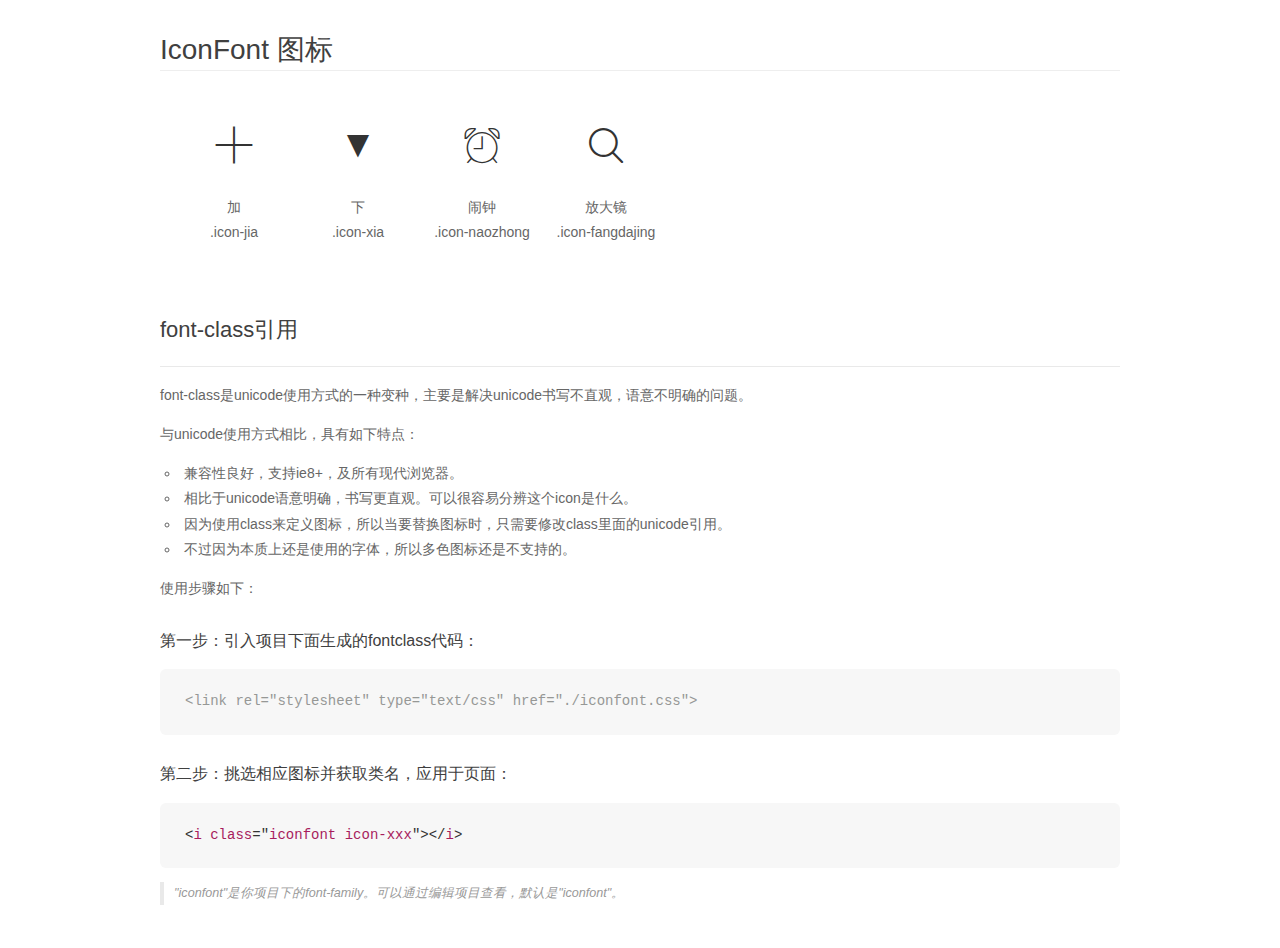
<file: css/demo_fontclass.html>
<!DOCTYPE html>
<html>
<head>
    <meta charset="utf-8"/>
    <title>IconFont</title>
    <link rel="stylesheet" href="demo.css">
    <link rel="stylesheet" href="iconfont.css">
</head>
<body>
    <div class="main markdown">
        <h1>IconFont 图标</h1>
        <ul class="icon_lists clear">
            
                <li>
                <i class="icon iconfont icon-jia"></i>
                    <div class="name">加</div>
                    <div class="fontclass">.icon-jia</div>
                </li>
            
                <li>
                <i class="icon iconfont icon-xia"></i>
                    <div class="name">下</div>
                    <div class="fontclass">.icon-xia</div>
                </li>
            
                <li>
                <i class="icon iconfont icon-naozhong"></i>
                    <div class="name">闹钟</div>
                    <div class="fontclass">.icon-naozhong</div>
                </li>
            
                <li>
                <i class="icon iconfont icon-fangdajing"></i>
                    <div class="name">放大镜</div>
                    <div class="fontclass">.icon-fangdajing</div>
                </li>
            
        </ul>

        <h2 id="font-class-">font-class引用</h2>
        <hr>

        <p>font-class是unicode使用方式的一种变种，主要是解决unicode书写不直观，语意不明确的问题。</p>
        <p>与unicode使用方式相比，具有如下特点：</p>
        <ul>
        <li>兼容性良好，支持ie8+，及所有现代浏览器。</li>
        <li>相比于unicode语意明确，书写更直观。可以很容易分辨这个icon是什么。</li>
        <li>因为使用class来定义图标，所以当要替换图标时，只需要修改class里面的unicode引用。</li>
        <li>不过因为本质上还是使用的字体，所以多色图标还是不支持的。</li>
        </ul>
        <p>使用步骤如下：</p>
        <h3 id="-fontclass-">第一步：引入项目下面生成的fontclass代码：</h3>


        <pre><code class="lang-js hljs javascript"><span class="hljs-comment">&lt;link rel="stylesheet" type="text/css" href="./iconfont.css"&gt;</span></code></pre>
        <h3 id="-">第二步：挑选相应图标并获取类名，应用于页面：</h3>
        <pre><code class="lang-css hljs">&lt;<span class="hljs-selector-tag">i</span> <span class="hljs-selector-tag">class</span>="<span class="hljs-selector-tag">iconfont</span> <span class="hljs-selector-tag">icon-xxx</span>"&gt;&lt;/<span class="hljs-selector-tag">i</span>&gt;</code></pre>
        <blockquote>
        <p>"iconfont"是你项目下的font-family。可以通过编辑项目查看，默认是"iconfont"。</p>
        </blockquote>
    </div>
</body>
</html>
</file>
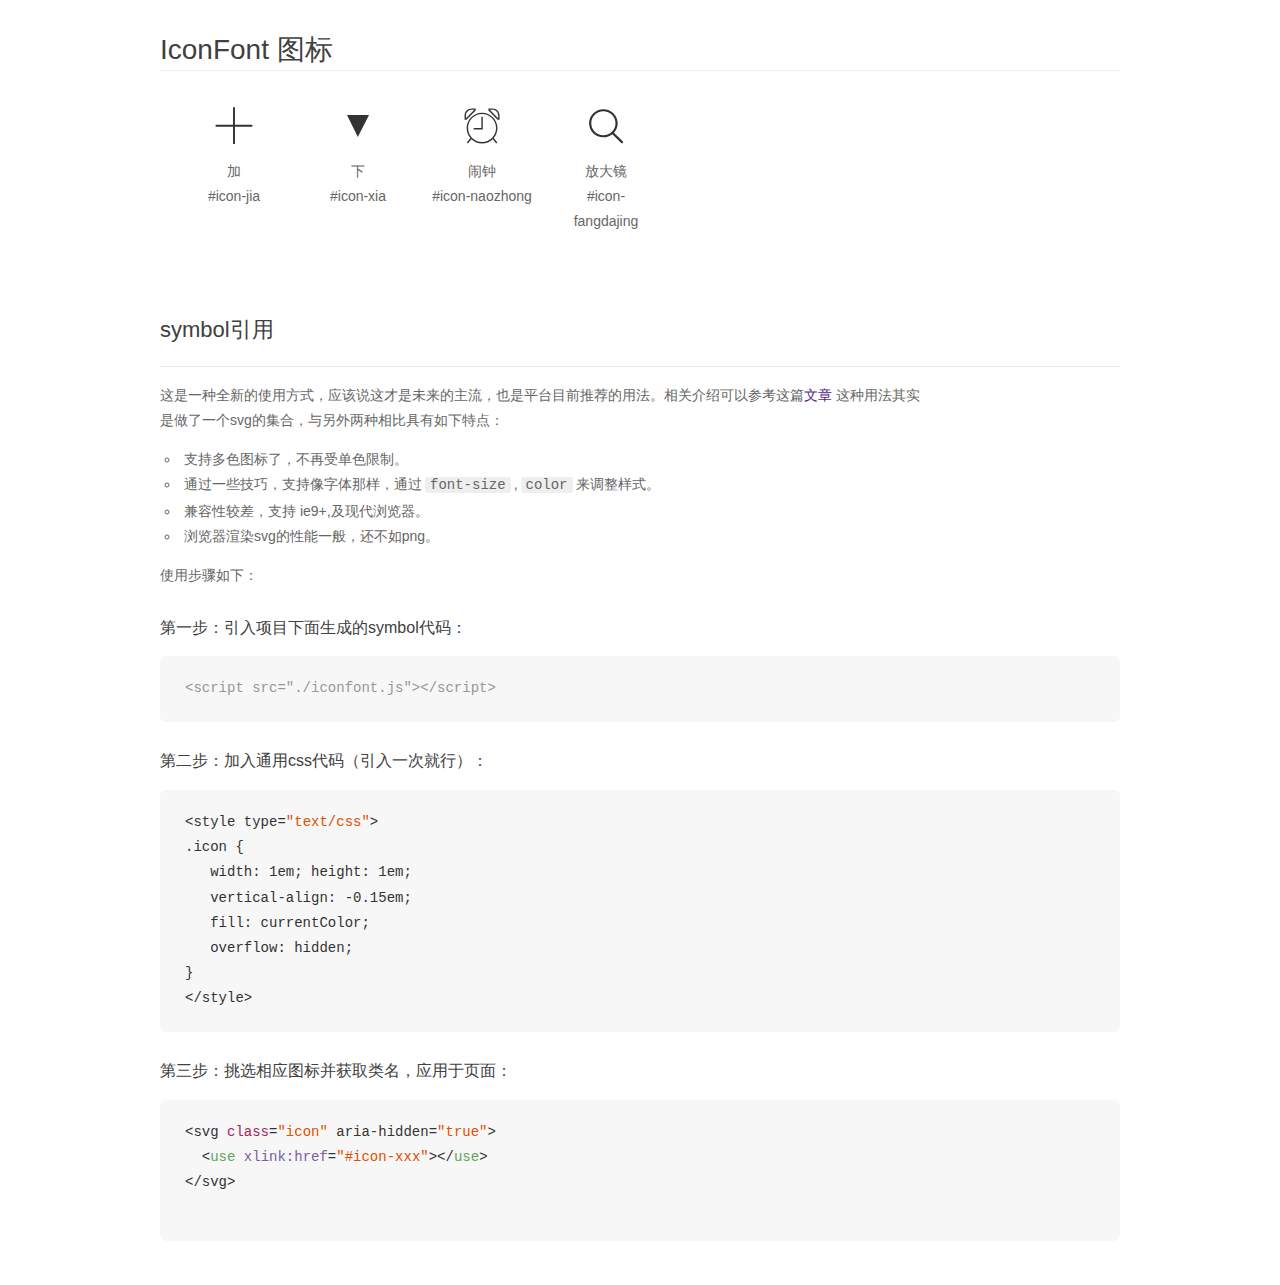
<file: css/demo_symbol.html>
<!DOCTYPE html>
<html>
<head>
    <meta charset="utf-8"/>
    <title>IconFont</title>
    <link rel="stylesheet" href="demo.css">
    <script src="iconfont.js"></script>

    <style type="text/css">
        .icon {
          /* 通过设置 font-size 来改变图标大小 */
          width: 1em; height: 1em;
          /* 图标和文字相邻时，垂直对齐 */
          vertical-align: -0.15em;
          /* 通过设置 color 来改变 SVG 的颜色/fill */
          fill: currentColor;
          /* path 和 stroke 溢出 viewBox 部分在 IE 下会显示
             normalize.css 中也包含这行 */
          overflow: hidden;
        }

    </style>
</head>
<body>
    <div class="main markdown">
        <h1>IconFont 图标</h1>
        <ul class="icon_lists clear">
            
                <li>
                    <svg class="icon" aria-hidden="true">
                        <use xlink:href="#icon-jia"></use>
                    </svg>
                    <div class="name">加</div>
                    <div class="fontclass">#icon-jia</div>
                </li>
            
                <li>
                    <svg class="icon" aria-hidden="true">
                        <use xlink:href="#icon-xia"></use>
                    </svg>
                    <div class="name">下</div>
                    <div class="fontclass">#icon-xia</div>
                </li>
            
                <li>
                    <svg class="icon" aria-hidden="true">
                        <use xlink:href="#icon-naozhong"></use>
                    </svg>
                    <div class="name">闹钟</div>
                    <div class="fontclass">#icon-naozhong</div>
                </li>
            
                <li>
                    <svg class="icon" aria-hidden="true">
                        <use xlink:href="#icon-fangdajing"></use>
                    </svg>
                    <div class="name">放大镜</div>
                    <div class="fontclass">#icon-fangdajing</div>
                </li>
            
        </ul>


        <h2 id="symbol-">symbol引用</h2>
        <hr>

        <p>这是一种全新的使用方式，应该说这才是未来的主流，也是平台目前推荐的用法。相关介绍可以参考这篇<a href="">文章</a>
        这种用法其实是做了一个svg的集合，与另外两种相比具有如下特点：</p>
        <ul>
          <li>支持多色图标了，不再受单色限制。</li>
          <li>通过一些技巧，支持像字体那样，通过<code>font-size</code>,<code>color</code>来调整样式。</li>
          <li>兼容性较差，支持 ie9+,及现代浏览器。</li>
          <li>浏览器渲染svg的性能一般，还不如png。</li>
        </ul>
        <p>使用步骤如下：</p>
        <h3 id="-symbol-">第一步：引入项目下面生成的symbol代码：</h3>
        <pre><code class="lang-js hljs javascript"><span class="hljs-comment">&lt;script src="./iconfont.js"&gt;&lt;/script&gt;</span></code></pre>
        <h3 id="-css-">第二步：加入通用css代码（引入一次就行）：</h3>
        <pre><code class="lang-js hljs javascript">&lt;style type=<span class="hljs-string">"text/css"</span>&gt;
.icon {
   width: <span class="hljs-number">1</span>em; height: <span class="hljs-number">1</span>em;
   vertical-align: <span class="hljs-number">-0.15</span>em;
   fill: currentColor;
   overflow: hidden;
}
&lt;<span class="hljs-regexp">/style&gt;</span></code></pre>
        <h3 id="-">第三步：挑选相应图标并获取类名，应用于页面：</h3>
        <pre><code class="lang-js hljs javascript">&lt;svg <span class="hljs-class"><span class="hljs-keyword">class</span></span>=<span class="hljs-string">"icon"</span> aria-hidden=<span class="hljs-string">"true"</span>&gt;<span class="xml"><span class="hljs-tag">
  &lt;<span class="hljs-name">use</span> <span class="hljs-attr">xlink:href</span>=<span class="hljs-string">"#icon-xxx"</span>&gt;</span><span class="hljs-tag">&lt;/<span class="hljs-name">use</span>&gt;</span>
</span>&lt;<span class="hljs-regexp">/svg&gt;
        </span></code></pre>
    </div>
</body>
</html>
</file>
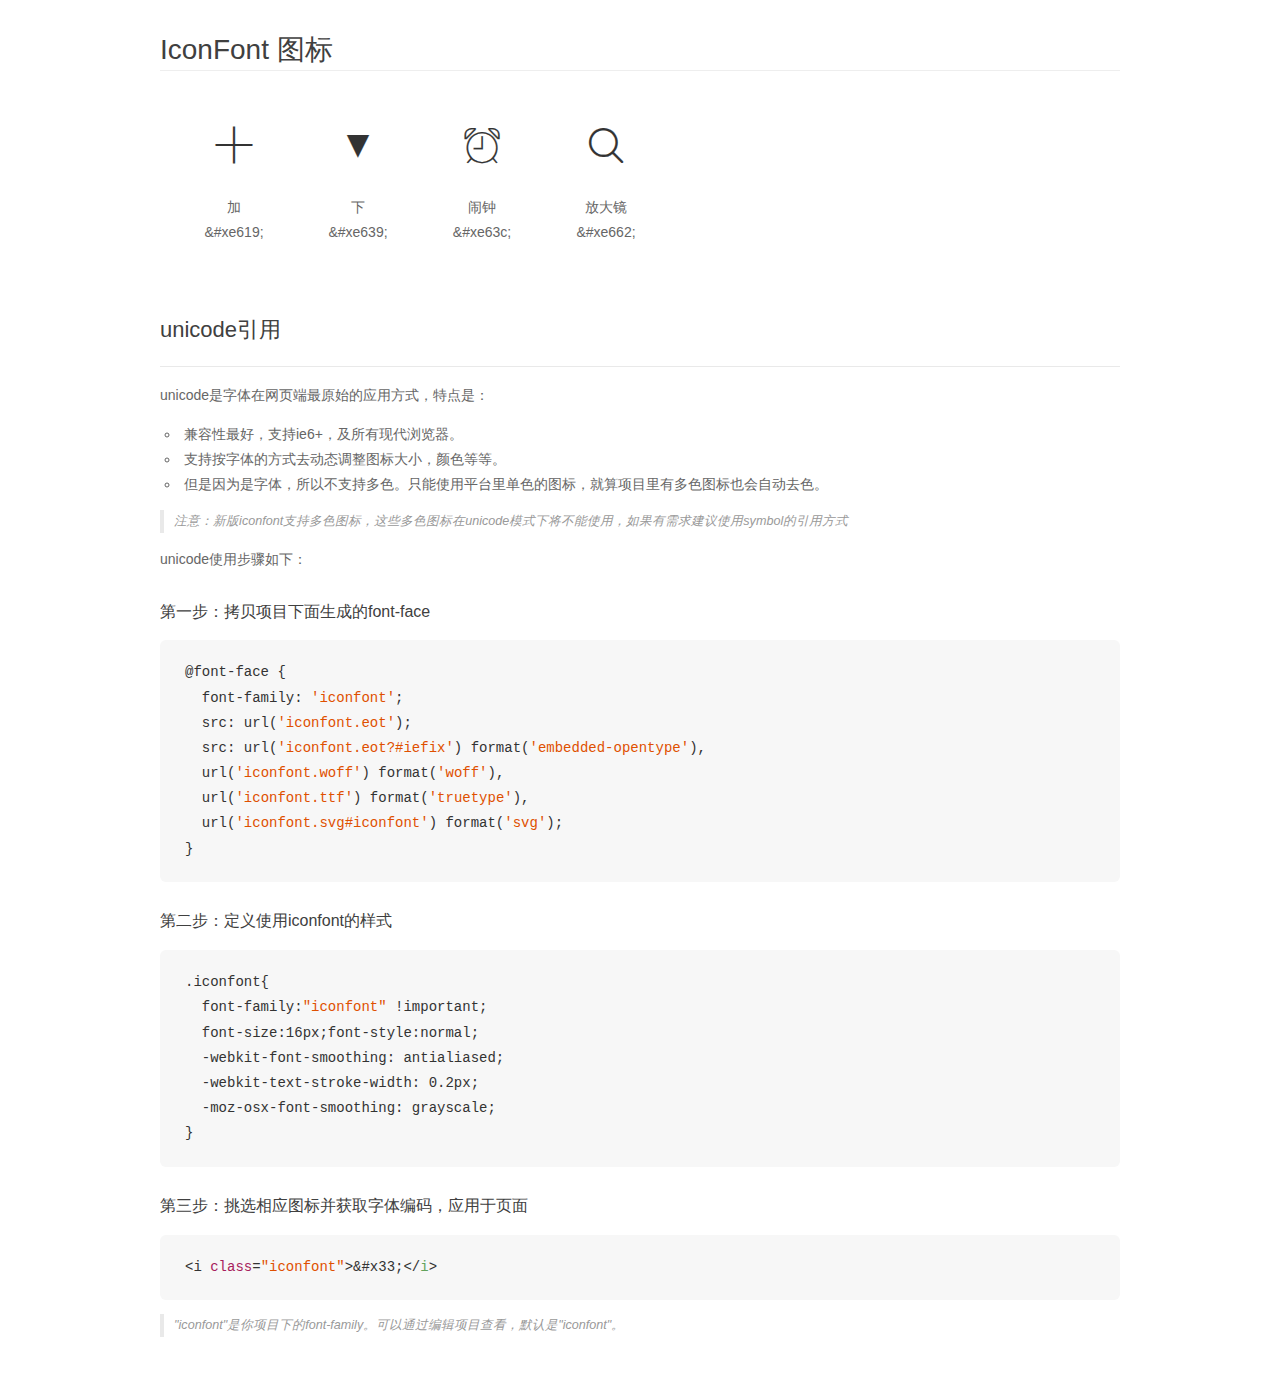
<file: css/demo_unicode.html>
<!DOCTYPE html>
<html>
<head>
    <meta charset="utf-8"/>
    <title>IconFont</title>
    <link rel="stylesheet" href="demo.css">

    <style type="text/css">

        @font-face {font-family: "iconfont";
          src: url('iconfont.eot'); /* IE9*/
          src: url('iconfont.eot#iefix') format('embedded-opentype'), /* IE6-IE8 */
          url('iconfont.woff') format('woff'), /* chrome, firefox */
          url('iconfont.ttf') format('truetype'), /* chrome, firefox, opera, Safari, Android, iOS 4.2+*/
          url('iconfont.svg#iconfont') format('svg'); /* iOS 4.1- */
        }

        .iconfont {
          font-family:"iconfont" !important;
          font-size:16px;
          font-style:normal;
          -webkit-font-smoothing: antialiased;
          -webkit-text-stroke-width: 0.2px;
          -moz-osx-font-smoothing: grayscale;
        }

    </style>
</head>
<body>
    <div class="main markdown">
        <h1>IconFont 图标</h1>
        <ul class="icon_lists clear">
            
                <li>
                <i class="icon iconfont">&#xe619;</i>
                    <div class="name">加</div>
                    <div class="code">&amp;#xe619;</div>
                </li>
            
                <li>
                <i class="icon iconfont">&#xe639;</i>
                    <div class="name">下</div>
                    <div class="code">&amp;#xe639;</div>
                </li>
            
                <li>
                <i class="icon iconfont">&#xe63c;</i>
                    <div class="name">闹钟</div>
                    <div class="code">&amp;#xe63c;</div>
                </li>
            
                <li>
                <i class="icon iconfont">&#xe662;</i>
                    <div class="name">放大镜</div>
                    <div class="code">&amp;#xe662;</div>
                </li>
            
        </ul>
        <h2 id="unicode-">unicode引用</h2>
        <hr>

        <p>unicode是字体在网页端最原始的应用方式，特点是：</p>
        <ul>
        <li>兼容性最好，支持ie6+，及所有现代浏览器。</li>
        <li>支持按字体的方式去动态调整图标大小，颜色等等。</li>
        <li>但是因为是字体，所以不支持多色。只能使用平台里单色的图标，就算项目里有多色图标也会自动去色。</li>
        </ul>
        <blockquote>
        <p>注意：新版iconfont支持多色图标，这些多色图标在unicode模式下将不能使用，如果有需求建议使用symbol的引用方式</p>
        </blockquote>
        <p>unicode使用步骤如下：</p>
        <h3 id="-font-face">第一步：拷贝项目下面生成的font-face</h3>
        <pre><code class="lang-js hljs javascript">@font-face {
  font-family: <span class="hljs-string">'iconfont'</span>;
  src: url(<span class="hljs-string">'iconfont.eot'</span>);
  src: url(<span class="hljs-string">'iconfont.eot?#iefix'</span>) format(<span class="hljs-string">'embedded-opentype'</span>),
  url(<span class="hljs-string">'iconfont.woff'</span>) format(<span class="hljs-string">'woff'</span>),
  url(<span class="hljs-string">'iconfont.ttf'</span>) format(<span class="hljs-string">'truetype'</span>),
  url(<span class="hljs-string">'iconfont.svg#iconfont'</span>) format(<span class="hljs-string">'svg'</span>);
}
</code></pre>
        <h3 id="-iconfont-">第二步：定义使用iconfont的样式</h3>
        <pre><code class="lang-js hljs javascript">.iconfont{
  font-family:<span class="hljs-string">"iconfont"</span> !important;
  font-size:<span class="hljs-number">16</span>px;font-style:normal;
  -webkit-font-smoothing: antialiased;
  -webkit-text-stroke-width: <span class="hljs-number">0.2</span>px;
  -moz-osx-font-smoothing: grayscale;
}
</code></pre>
        <h3 id="-">第三步：挑选相应图标并获取字体编码，应用于页面</h3>
        <pre><code class="lang-js hljs javascript">&lt;i <span class="hljs-class"><span class="hljs-keyword">class</span></span>=<span class="hljs-string">"iconfont"</span>&gt;&amp;#x33;<span class="xml"><span class="hljs-tag">&lt;/<span class="hljs-name">i</span>&gt;</span></span></code></pre>

        <blockquote>
        <p>"iconfont"是你项目下的font-family。可以通过编辑项目查看，默认是"iconfont"。</p>
        </blockquote>
    </div>


</body>
</html>
</file>
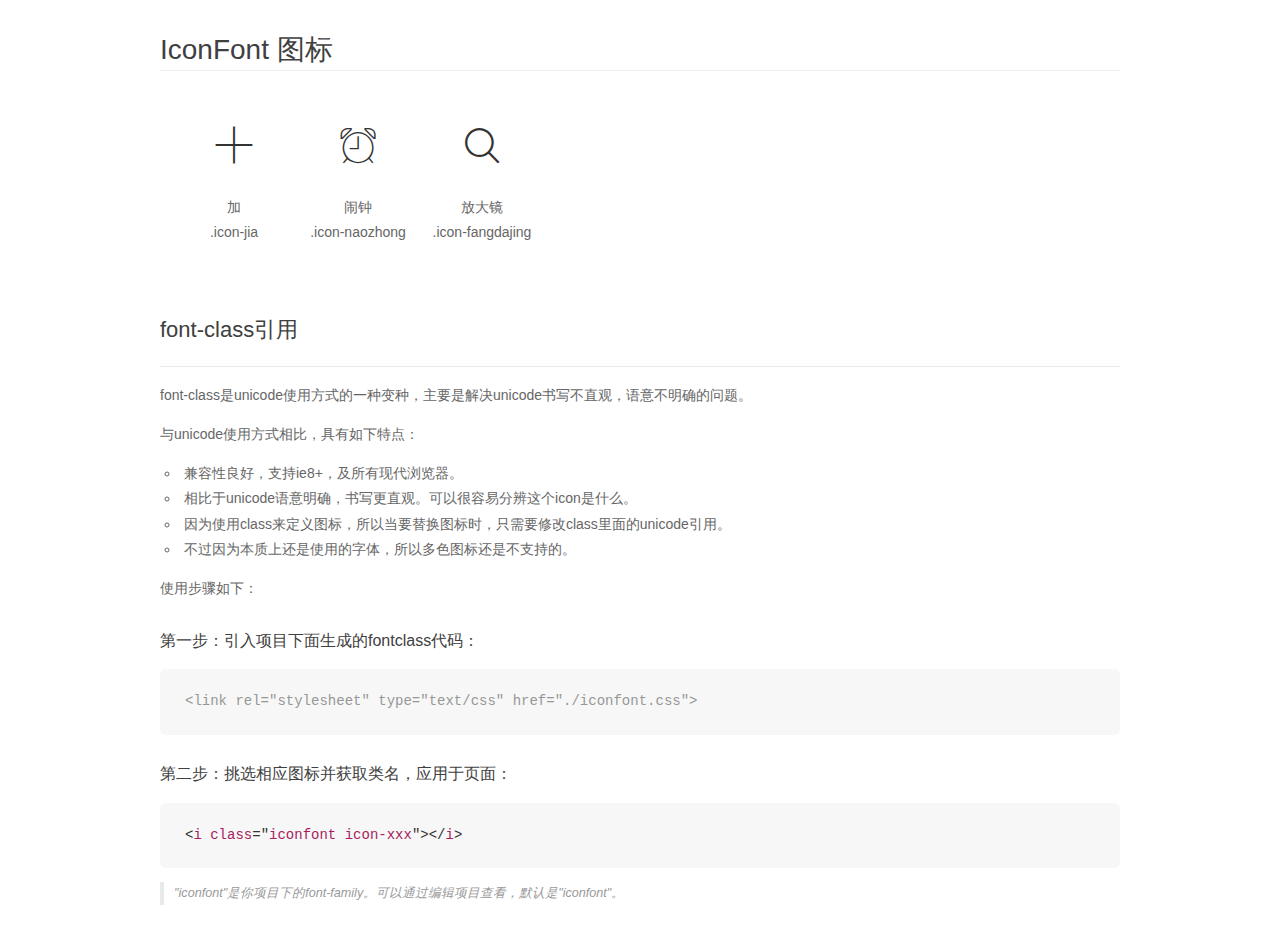
<file: css/font_p9a3zlj01n3766r/demo_fontclass.html>
<!DOCTYPE html>
<html>
<head>
    <meta charset="utf-8"/>
    <title>IconFont</title>
    <link rel="stylesheet" href="demo.css">
    <link rel="stylesheet" href="iconfont.css">
</head>
<body>
    <div class="main markdown">
        <h1>IconFont 图标</h1>
        <ul class="icon_lists clear">
            
                <li>
                <i class="icon iconfont icon-jia"></i>
                    <div class="name">加</div>
                    <div class="fontclass">.icon-jia</div>
                </li>
            
                <li>
                <i class="icon iconfont icon-naozhong"></i>
                    <div class="name">闹钟</div>
                    <div class="fontclass">.icon-naozhong</div>
                </li>
            
                <li>
                <i class="icon iconfont icon-fangdajing"></i>
                    <div class="name">放大镜</div>
                    <div class="fontclass">.icon-fangdajing</div>
                </li>
            
        </ul>

        <h2 id="font-class-">font-class引用</h2>
        <hr>

        <p>font-class是unicode使用方式的一种变种，主要是解决unicode书写不直观，语意不明确的问题。</p>
        <p>与unicode使用方式相比，具有如下特点：</p>
        <ul>
        <li>兼容性良好，支持ie8+，及所有现代浏览器。</li>
        <li>相比于unicode语意明确，书写更直观。可以很容易分辨这个icon是什么。</li>
        <li>因为使用class来定义图标，所以当要替换图标时，只需要修改class里面的unicode引用。</li>
        <li>不过因为本质上还是使用的字体，所以多色图标还是不支持的。</li>
        </ul>
        <p>使用步骤如下：</p>
        <h3 id="-fontclass-">第一步：引入项目下面生成的fontclass代码：</h3>


        <pre><code class="lang-js hljs javascript"><span class="hljs-comment">&lt;link rel="stylesheet" type="text/css" href="./iconfont.css"&gt;</span></code></pre>
        <h3 id="-">第二步：挑选相应图标并获取类名，应用于页面：</h3>
        <pre><code class="lang-css hljs">&lt;<span class="hljs-selector-tag">i</span> <span class="hljs-selector-tag">class</span>="<span class="hljs-selector-tag">iconfont</span> <span class="hljs-selector-tag">icon-xxx</span>"&gt;&lt;/<span class="hljs-selector-tag">i</span>&gt;</code></pre>
        <blockquote>
        <p>"iconfont"是你项目下的font-family。可以通过编辑项目查看，默认是"iconfont"。</p>
        </blockquote>
    </div>
</body>
</html>
</file>
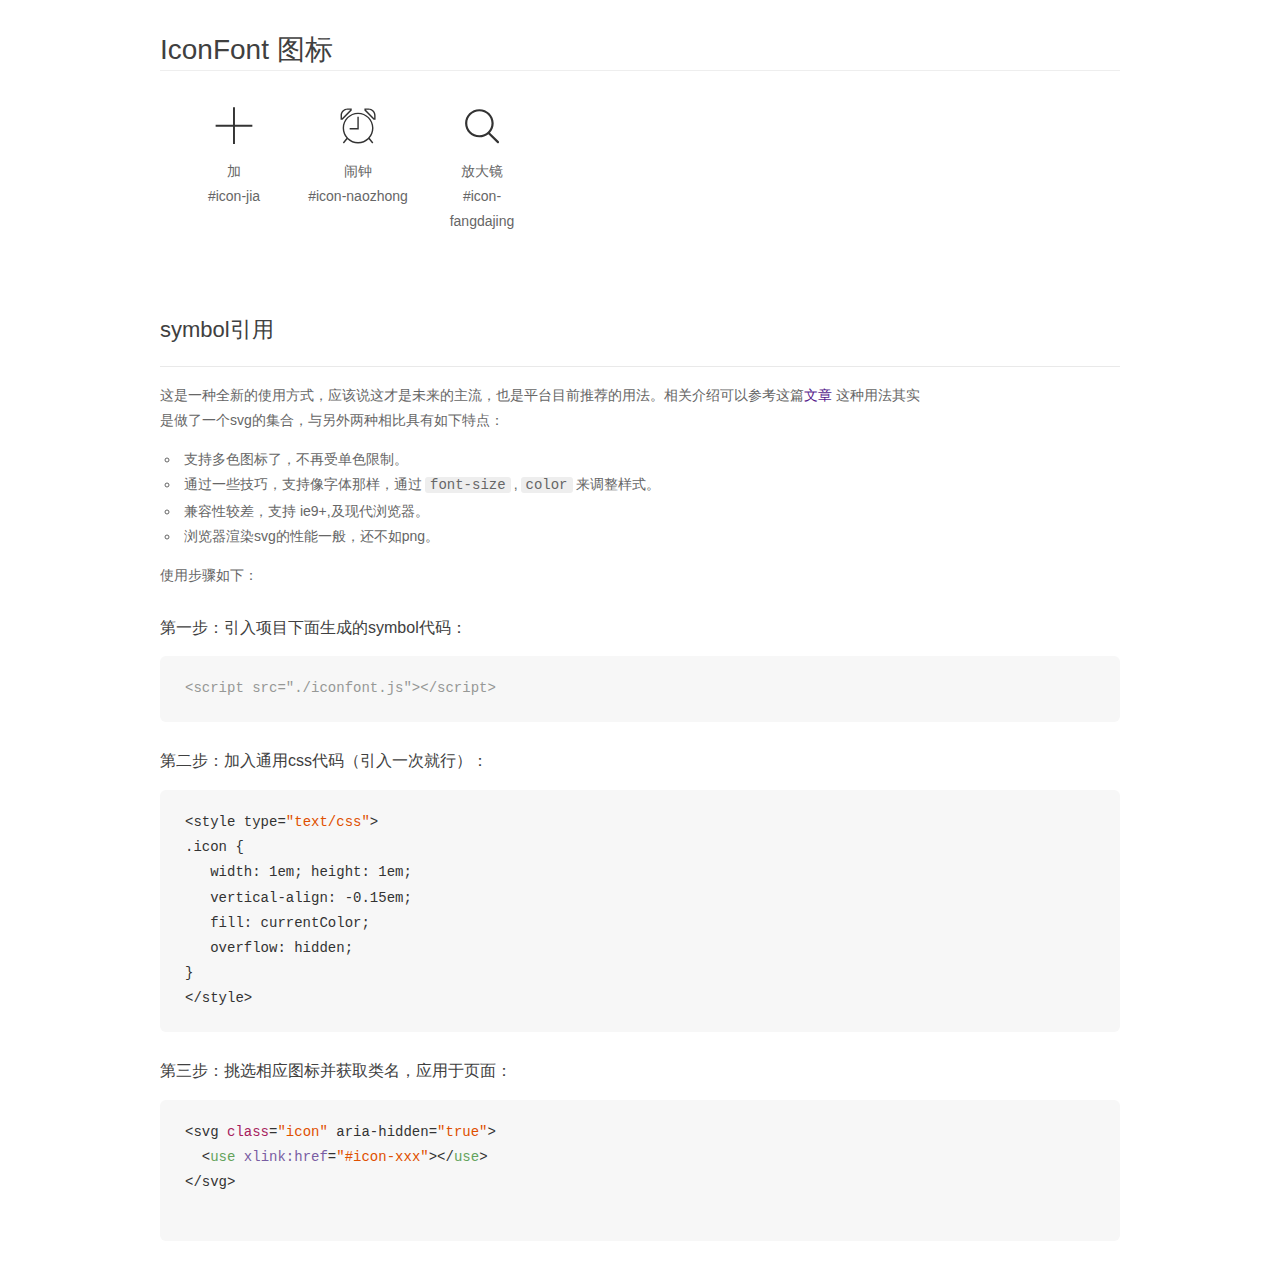
<file: css/font_p9a3zlj01n3766r/demo_symbol.html>
<!DOCTYPE html>
<html>
<head>
    <meta charset="utf-8"/>
    <title>IconFont</title>
    <link rel="stylesheet" href="demo.css">
    <script src="iconfont.js"></script>

    <style type="text/css">
        .icon {
          /* 通过设置 font-size 来改变图标大小 */
          width: 1em; height: 1em;
          /* 图标和文字相邻时，垂直对齐 */
          vertical-align: -0.15em;
          /* 通过设置 color 来改变 SVG 的颜色/fill */
          fill: currentColor;
          /* path 和 stroke 溢出 viewBox 部分在 IE 下会显示
             normalize.css 中也包含这行 */
          overflow: hidden;
        }

    </style>
</head>
<body>
    <div class="main markdown">
        <h1>IconFont 图标</h1>
        <ul class="icon_lists clear">
            
                <li>
                    <svg class="icon" aria-hidden="true">
                        <use xlink:href="#icon-jia"></use>
                    </svg>
                    <div class="name">加</div>
                    <div class="fontclass">#icon-jia</div>
                </li>
            
                <li>
                    <svg class="icon" aria-hidden="true">
                        <use xlink:href="#icon-naozhong"></use>
                    </svg>
                    <div class="name">闹钟</div>
                    <div class="fontclass">#icon-naozhong</div>
                </li>
            
                <li>
                    <svg class="icon" aria-hidden="true">
                        <use xlink:href="#icon-fangdajing"></use>
                    </svg>
                    <div class="name">放大镜</div>
                    <div class="fontclass">#icon-fangdajing</div>
                </li>
            
        </ul>


        <h2 id="symbol-">symbol引用</h2>
        <hr>

        <p>这是一种全新的使用方式，应该说这才是未来的主流，也是平台目前推荐的用法。相关介绍可以参考这篇<a href="">文章</a>
        这种用法其实是做了一个svg的集合，与另外两种相比具有如下特点：</p>
        <ul>
          <li>支持多色图标了，不再受单色限制。</li>
          <li>通过一些技巧，支持像字体那样，通过<code>font-size</code>,<code>color</code>来调整样式。</li>
          <li>兼容性较差，支持 ie9+,及现代浏览器。</li>
          <li>浏览器渲染svg的性能一般，还不如png。</li>
        </ul>
        <p>使用步骤如下：</p>
        <h3 id="-symbol-">第一步：引入项目下面生成的symbol代码：</h3>
        <pre><code class="lang-js hljs javascript"><span class="hljs-comment">&lt;script src="./iconfont.js"&gt;&lt;/script&gt;</span></code></pre>
        <h3 id="-css-">第二步：加入通用css代码（引入一次就行）：</h3>
        <pre><code class="lang-js hljs javascript">&lt;style type=<span class="hljs-string">"text/css"</span>&gt;
.icon {
   width: <span class="hljs-number">1</span>em; height: <span class="hljs-number">1</span>em;
   vertical-align: <span class="hljs-number">-0.15</span>em;
   fill: currentColor;
   overflow: hidden;
}
&lt;<span class="hljs-regexp">/style&gt;</span></code></pre>
        <h3 id="-">第三步：挑选相应图标并获取类名，应用于页面：</h3>
        <pre><code class="lang-js hljs javascript">&lt;svg <span class="hljs-class"><span class="hljs-keyword">class</span></span>=<span class="hljs-string">"icon"</span> aria-hidden=<span class="hljs-string">"true"</span>&gt;<span class="xml"><span class="hljs-tag">
  &lt;<span class="hljs-name">use</span> <span class="hljs-attr">xlink:href</span>=<span class="hljs-string">"#icon-xxx"</span>&gt;</span><span class="hljs-tag">&lt;/<span class="hljs-name">use</span>&gt;</span>
</span>&lt;<span class="hljs-regexp">/svg&gt;
        </span></code></pre>
    </div>
</body>
</html>
</file>
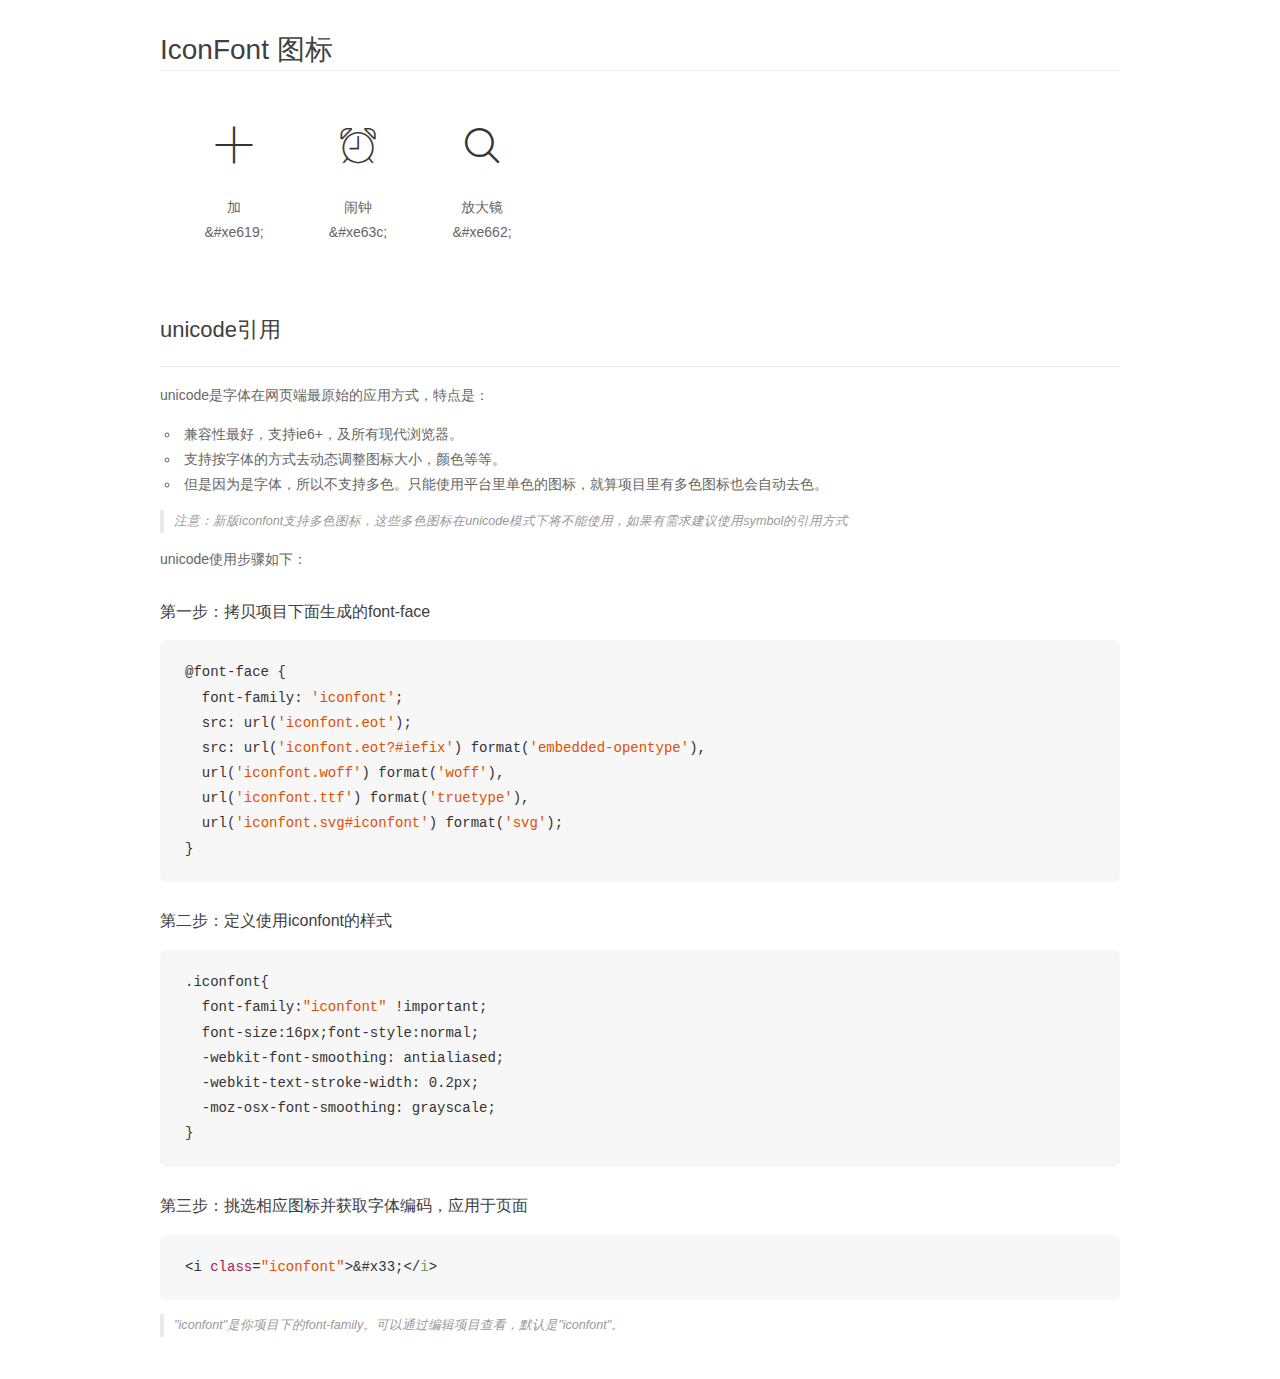
<file: css/font_p9a3zlj01n3766r/demo_unicode.html>
<!DOCTYPE html>
<html>
<head>
    <meta charset="utf-8"/>
    <title>IconFont</title>
    <link rel="stylesheet" href="demo.css">

    <style type="text/css">

        @font-face {font-family: "iconfont";
          src: url('iconfont.eot'); /* IE9*/
          src: url('iconfont.eot#iefix') format('embedded-opentype'), /* IE6-IE8 */
          url('iconfont.woff') format('woff'), /* chrome, firefox */
          url('iconfont.ttf') format('truetype'), /* chrome, firefox, opera, Safari, Android, iOS 4.2+*/
          url('iconfont.svg#iconfont') format('svg'); /* iOS 4.1- */
        }

        .iconfont {
          font-family:"iconfont" !important;
          font-size:16px;
          font-style:normal;
          -webkit-font-smoothing: antialiased;
          -webkit-text-stroke-width: 0.2px;
          -moz-osx-font-smoothing: grayscale;
        }

    </style>
</head>
<body>
    <div class="main markdown">
        <h1>IconFont 图标</h1>
        <ul class="icon_lists clear">
            
                <li>
                <i class="icon iconfont">&#xe619;</i>
                    <div class="name">加</div>
                    <div class="code">&amp;#xe619;</div>
                </li>
            
                <li>
                <i class="icon iconfont">&#xe63c;</i>
                    <div class="name">闹钟</div>
                    <div class="code">&amp;#xe63c;</div>
                </li>
            
                <li>
                <i class="icon iconfont">&#xe662;</i>
                    <div class="name">放大镜</div>
                    <div class="code">&amp;#xe662;</div>
                </li>
            
        </ul>
        <h2 id="unicode-">unicode引用</h2>
        <hr>

        <p>unicode是字体在网页端最原始的应用方式，特点是：</p>
        <ul>
        <li>兼容性最好，支持ie6+，及所有现代浏览器。</li>
        <li>支持按字体的方式去动态调整图标大小，颜色等等。</li>
        <li>但是因为是字体，所以不支持多色。只能使用平台里单色的图标，就算项目里有多色图标也会自动去色。</li>
        </ul>
        <blockquote>
        <p>注意：新版iconfont支持多色图标，这些多色图标在unicode模式下将不能使用，如果有需求建议使用symbol的引用方式</p>
        </blockquote>
        <p>unicode使用步骤如下：</p>
        <h3 id="-font-face">第一步：拷贝项目下面生成的font-face</h3>
        <pre><code class="lang-js hljs javascript">@font-face {
  font-family: <span class="hljs-string">'iconfont'</span>;
  src: url(<span class="hljs-string">'iconfont.eot'</span>);
  src: url(<span class="hljs-string">'iconfont.eot?#iefix'</span>) format(<span class="hljs-string">'embedded-opentype'</span>),
  url(<span class="hljs-string">'iconfont.woff'</span>) format(<span class="hljs-string">'woff'</span>),
  url(<span class="hljs-string">'iconfont.ttf'</span>) format(<span class="hljs-string">'truetype'</span>),
  url(<span class="hljs-string">'iconfont.svg#iconfont'</span>) format(<span class="hljs-string">'svg'</span>);
}
</code></pre>
        <h3 id="-iconfont-">第二步：定义使用iconfont的样式</h3>
        <pre><code class="lang-js hljs javascript">.iconfont{
  font-family:<span class="hljs-string">"iconfont"</span> !important;
  font-size:<span class="hljs-number">16</span>px;font-style:normal;
  -webkit-font-smoothing: antialiased;
  -webkit-text-stroke-width: <span class="hljs-number">0.2</span>px;
  -moz-osx-font-smoothing: grayscale;
}
</code></pre>
        <h3 id="-">第三步：挑选相应图标并获取字体编码，应用于页面</h3>
        <pre><code class="lang-js hljs javascript">&lt;i <span class="hljs-class"><span class="hljs-keyword">class</span></span>=<span class="hljs-string">"iconfont"</span>&gt;&amp;#x33;<span class="xml"><span class="hljs-tag">&lt;/<span class="hljs-name">i</span>&gt;</span></span></code></pre>

        <blockquote>
        <p>"iconfont"是你项目下的font-family。可以通过编辑项目查看，默认是"iconfont"。</p>
        </blockquote>
    </div>


</body>
</html>
</file>
<file: css/iconfont.css>
@font-face {font-family: "iconfont";
  src: url('iconfont.eot?t=1487780437068'); /* IE9*/
  src: url('iconfont.eot?t=1487780437068#iefix') format('embedded-opentype'), /* IE6-IE8 */
  url('iconfont.woff?t=1487780437068') format('woff'), /* chrome, firefox */
  url('iconfont.ttf?t=1487780437068') format('truetype'), /* chrome, firefox, opera, Safari, Android, iOS 4.2+*/
  url('iconfont.svg?t=1487780437068#iconfont') format('svg'); /* iOS 4.1- */
}

.iconfont {
  font-family:"iconfont" !important;
  font-size:16px;
  font-style:normal;
  -webkit-font-smoothing: antialiased;
  -moz-osx-font-smoothing: grayscale;
}

.icon-jia:before { content: "\e619"; }

.icon-xia:before { content: "\e639"; }

.icon-naozhong:before { content: "\e63c"; }

.icon-fangdajing:before { content: "\e662"; }
</file>
<file: css/font_p9a3zlj01n3766r/iconfont.css>
@font-face {font-family: "iconfont";
  src: url('iconfont.eot?t=1487772393024'); /* IE9*/
  src: url('iconfont.eot?t=1487772393024#iefix') format('embedded-opentype'), /* IE6-IE8 */
  url('iconfont.woff?t=1487772393024') format('woff'), /* chrome, firefox */
  url('iconfont.ttf?t=1487772393024') format('truetype'), /* chrome, firefox, opera, Safari, Android, iOS 4.2+*/
  url('iconfont.svg?t=1487772393024#iconfont') format('svg'); /* iOS 4.1- */
}

.iconfont {
  font-family:"iconfont" !important;
  font-size:16px;
  font-style:normal;
  -webkit-font-smoothing: antialiased;
  -moz-osx-font-smoothing: grayscale;
}

.icon-jia:before { content: "\e619"; }

.icon-naozhong:before { content: "\e63c"; }

.icon-fangdajing:before { content: "\e662"; }
</file>
<file: css/demo.css>
*{margin: 0;padding: 0;list-style: none;}
/*
KISSY CSS Reset
理念：1. reset 的目的不是清除浏览器的默认样式，这仅是部分工作。清除和重置是紧密不可分的。
2. reset 的目的不是让默认样式在所有浏览器下一致，而是减少默认样式有可能带来的问题。
3. reset 期望提供一套普适通用的基础样式。但没有银弹，推荐根据具体需求，裁剪和修改后再使用。
特色：1. 适应中文；2. 基于最新主流浏览器。
维护：玉伯<lifesinger@gmail.com>, 正淳<ragecarrier@gmail.com>
 */

/** 清除内外边距 **/
body, h1, h2, h3, h4, h5, h6, hr, p, blockquote, /* structural elements 结构元素 */
dl, dt, dd, ul, ol, li, /* list elements 列表元素 */
pre, /* text formatting elements 文本格式元素 */
form, fieldset, legend, button, input, textarea, /* form elements 表单元素 */
th, td /* table elements 表格元素 */ {
  margin: 0;
  padding: 0;
}

/** 设置默认字体 **/
body,
button, input, select, textarea /* for ie */ {
  font: 12px/1.5 tahoma, arial, \5b8b\4f53, sans-serif;
}
h1, h2, h3, h4, h5, h6 { font-size: 100%; }
address, cite, dfn, em, var { font-style: normal; } /* 将斜体扶正 */
code, kbd, pre, samp { font-family: courier new, courier, monospace; } /* 统一等宽字体 */
small { font-size: 12px; } /* 小于 12px 的中文很难阅读，让 small 正常化 */

/** 重置列表元素 **/
ul, ol { list-style: none; }

/** 重置文本格式元素 **/
a { text-decoration: none; }
a:hover { text-decoration: underline; }


/** 重置表单元素 **/
legend { color: #000; } /* for ie6 */
fieldset, img { border: 0; } /* img 搭车：让链接里的 img 无边框 */
button, input, select, textarea { font-size: 100%; } /* 使得表单元素在 ie 下能继承字体大小 */
/* 注：optgroup 无法扶正 */

/** 重置表格元素 **/
table { border-collapse: collapse; border-spacing: 0; }

/* 清除浮动 */
.ks-clear:after, .clear:after {
  content: '\20';
  display: block;
  height: 0;
  clear: both;
}
.ks-clear, .clear {
  *zoom: 1;
}

.main {
  padding: 30px 100px;
width: 960px;
margin: 0 auto;
}
.main h1{font-size:36px; color:#333; text-align:left;margin-bottom:30px; border-bottom: 1px solid #eee;}

.helps{margin-top:40px;}
.helps pre{
  padding:20px;
  margin:10px 0;
  border:solid 1px #e7e1cd;
  background-color: #fffdef;
  overflow: auto;
}

.icon_lists{
  width: 100% !important;

}

.icon_lists li{
  float:left;
  width: 100px;
  height:180px;
  text-align: center;
  list-style: none !important;
}
.icon_lists .icon{
  font-size: 42px;
  line-height: 100px;
  margin: 10px 0;
  color:#333;
  -webkit-transition: font-size 0.25s ease-out 0s;
  -moz-transition: font-size 0.25s ease-out 0s;
  transition: font-size 0.25s ease-out 0s;

}
.icon_lists .icon:hover{
  font-size: 100px;
}



.markdown {
  color: #666;
  font-size: 14px;
  line-height: 1.8;
}

.highlight {
  line-height: 1.5;
}

.markdown img {
  vertical-align: middle;
  max-width: 100%;
}

.markdown h1 {
  color: #404040;
  font-weight: 500;
  line-height: 40px;
  margin-bottom: 24px;
}

.markdown h2,
.markdown h3,
.markdown h4,
.markdown h5,
.markdown h6 {
  color: #404040;
  margin: 1.6em 0 0.6em 0;
  font-weight: 500;
  clear: both;
}

.markdown h1 {
  font-size: 28px;
}

.markdown h2 {
  font-size: 22px;
}

.markdown h3 {
  font-size: 16px;
}

.markdown h4 {
  font-size: 14px;
}

.markdown h5 {
  font-size: 12px;
}

.markdown h6 {
  font-size: 12px;
}

.markdown hr {
  height: 1px;
  border: 0;
  background: #e9e9e9;
  margin: 16px 0;
  clear: both;
}

.markdown p,
.markdown pre {
  margin: 1em 0;
}

.markdown > p,
.markdown > blockquote,
.markdown > .highlight,
.markdown > ol,
.markdown > ul {
  width: 80%;
}

.markdown ul > li {
  list-style: circle;
}

.markdown > ul li,
.markdown blockquote ul > li {
  margin-left: 20px;
  padding-left: 4px;
}

.markdown > ul li p,
.markdown > ol li p {
  margin: 0.6em 0;
}

.markdown ol > li {
  list-style: decimal;
}

.markdown > ol li,
.markdown blockquote ol > li {
  margin-left: 20px;
  padding-left: 4px;
}

.markdown code {
  margin: 0 3px;
  padding: 0 5px;
  background: #eee;
  border-radius: 3px;
}

.markdown pre {
  border-radius: 6px;
  background: #f7f7f7;
  padding: 20px;
}

.markdown pre code {
  border: none;
  background: #f7f7f7;
  margin: 0;
}

.markdown strong,
.markdown b {
  font-weight: 600;
}

.markdown > table {
  border-collapse: collapse;
  border-spacing: 0px;
  empty-cells: show;
  border: 1px solid #e9e9e9;
  width: 95%;
  margin-bottom: 24px;
}

.markdown > table th {
  white-space: nowrap;
  color: #333;
  font-weight: 600;

}

.markdown > table th,
.markdown > table td {
  border: 1px solid #e9e9e9;
  padding: 8px 16px;
  text-align: left;
}

.markdown > table th {
  background: #F7F7F7;
}

.markdown blockquote {
  font-size: 90%;
  color: #999;
  border-left: 4px solid #e9e9e9;
  padding-left: 0.8em;
  margin: 1em 0;
  font-style: italic;
}

.markdown blockquote p {
  margin: 0;
}

.markdown .anchor {
  opacity: 0;
  transition: opacity 0.3s ease;
  margin-left: 8px;
}

.markdown .waiting {
  color: #ccc;
}

.markdown h1:hover .anchor,
.markdown h2:hover .anchor,
.markdown h3:hover .anchor,
.markdown h4:hover .anchor,
.markdown h5:hover .anchor,
.markdown h6:hover .anchor {
  opacity: 1;
  display: inline-block;
}

.markdown > br,
.markdown > p > br {
  clear: both;
}


.hljs {
  display: block;
  background: white;
  padding: 0.5em;
  color: #333333;
  overflow-x: auto;
}

.hljs-comment,
.hljs-meta {
  color: #969896;
}

.hljs-string,
.hljs-variable,
.hljs-template-variable,
.hljs-strong,
.hljs-emphasis,
.hljs-quote {
  color: #df5000;
}

.hljs-keyword,
.hljs-selector-tag,
.hljs-type {
  color: #a71d5d;
}

.hljs-literal,
.hljs-symbol,
.hljs-bullet,
.hljs-attribute {
  color: #0086b3;
}

.hljs-section,
.hljs-name {
  color: #63a35c;
}

.hljs-tag {
  color: #333333;
}

.hljs-title,
.hljs-attr,
.hljs-selector-id,
.hljs-selector-class,
.hljs-selector-attr,
.hljs-selector-pseudo {
  color: #795da3;
}

.hljs-addition {
  color: #55a532;
  background-color: #eaffea;
}

.hljs-deletion {
  color: #bd2c00;
  background-color: #ffecec;
}

.hljs-link {
  text-decoration: underline;
}

pre{
  background: #fff;
}
</file>
<file: css/font_p9a3zlj01n3766r/demo.css>
*{margin: 0;padding: 0;list-style: none;}
/*
KISSY CSS Reset
理念：1. reset 的目的不是清除浏览器的默认样式，这仅是部分工作。清除和重置是紧密不可分的。
2. reset 的目的不是让默认样式在所有浏览器下一致，而是减少默认样式有可能带来的问题。
3. reset 期望提供一套普适通用的基础样式。但没有银弹，推荐根据具体需求，裁剪和修改后再使用。
特色：1. 适应中文；2. 基于最新主流浏览器。
维护：玉伯<lifesinger@gmail.com>, 正淳<ragecarrier@gmail.com>
 */

/** 清除内外边距 **/
body, h1, h2, h3, h4, h5, h6, hr, p, blockquote, /* structural elements 结构元素 */
dl, dt, dd, ul, ol, li, /* list elements 列表元素 */
pre, /* text formatting elements 文本格式元素 */
form, fieldset, legend, button, input, textarea, /* form elements 表单元素 */
th, td /* table elements 表格元素 */ {
  margin: 0;
  padding: 0;
}

/** 设置默认字体 **/
body,
button, input, select, textarea /* for ie */ {
  font: 12px/1.5 tahoma, arial, \5b8b\4f53, sans-serif;
}
h1, h2, h3, h4, h5, h6 { font-size: 100%; }
address, cite, dfn, em, var { font-style: normal; } /* 将斜体扶正 */
code, kbd, pre, samp { font-family: courier new, courier, monospace; } /* 统一等宽字体 */
small { font-size: 12px; } /* 小于 12px 的中文很难阅读，让 small 正常化 */

/** 重置列表元素 **/
ul, ol { list-style: none; }

/** 重置文本格式元素 **/
a { text-decoration: none; }
a:hover { text-decoration: underline; }


/** 重置表单元素 **/
legend { color: #000; } /* for ie6 */
fieldset, img { border: 0; } /* img 搭车：让链接里的 img 无边框 */
button, input, select, textarea { font-size: 100%; } /* 使得表单元素在 ie 下能继承字体大小 */
/* 注：optgroup 无法扶正 */

/** 重置表格元素 **/
table { border-collapse: collapse; border-spacing: 0; }

/* 清除浮动 */
.ks-clear:after, .clear:after {
  content: '\20';
  display: block;
  height: 0;
  clear: both;
}
.ks-clear, .clear {
  *zoom: 1;
}

.main {
  padding: 30px 100px;
width: 960px;
margin: 0 auto;
}
.main h1{font-size:36px; color:#333; text-align:left;margin-bottom:30px; border-bottom: 1px solid #eee;}

.helps{margin-top:40px;}
.helps pre{
  padding:20px;
  margin:10px 0;
  border:solid 1px #e7e1cd;
  background-color: #fffdef;
  overflow: auto;
}

.icon_lists{
  width: 100% !important;

}

.icon_lists li{
  float:left;
  width: 100px;
  height:180px;
  text-align: center;
  list-style: none !important;
}
.icon_lists .icon{
  font-size: 42px;
  line-height: 100px;
  margin: 10px 0;
  color:#333;
  -webkit-transition: font-size 0.25s ease-out 0s;
  -moz-transition: font-size 0.25s ease-out 0s;
  transition: font-size 0.25s ease-out 0s;

}
.icon_lists .icon:hover{
  font-size: 100px;
}



.markdown {
  color: #666;
  font-size: 14px;
  line-height: 1.8;
}

.highlight {
  line-height: 1.5;
}

.markdown img {
  vertical-align: middle;
  max-width: 100%;
}

.markdown h1 {
  color: #404040;
  font-weight: 500;
  line-height: 40px;
  margin-bottom: 24px;
}

.markdown h2,
.markdown h3,
.markdown h4,
.markdown h5,
.markdown h6 {
  color: #404040;
  margin: 1.6em 0 0.6em 0;
  font-weight: 500;
  clear: both;
}

.markdown h1 {
  font-size: 28px;
}

.markdown h2 {
  font-size: 22px;
}

.markdown h3 {
  font-size: 16px;
}

.markdown h4 {
  font-size: 14px;
}

.markdown h5 {
  font-size: 12px;
}

.markdown h6 {
  font-size: 12px;
}

.markdown hr {
  height: 1px;
  border: 0;
  background: #e9e9e9;
  margin: 16px 0;
  clear: both;
}

.markdown p,
.markdown pre {
  margin: 1em 0;
}

.markdown > p,
.markdown > blockquote,
.markdown > .highlight,
.markdown > ol,
.markdown > ul {
  width: 80%;
}

.markdown ul > li {
  list-style: circle;
}

.markdown > ul li,
.markdown blockquote ul > li {
  margin-left: 20px;
  padding-left: 4px;
}

.markdown > ul li p,
.markdown > ol li p {
  margin: 0.6em 0;
}

.markdown ol > li {
  list-style: decimal;
}

.markdown > ol li,
.markdown blockquote ol > li {
  margin-left: 20px;
  padding-left: 4px;
}

.markdown code {
  margin: 0 3px;
  padding: 0 5px;
  background: #eee;
  border-radius: 3px;
}

.markdown pre {
  border-radius: 6px;
  background: #f7f7f7;
  padding: 20px;
}

.markdown pre code {
  border: none;
  background: #f7f7f7;
  margin: 0;
}

.markdown strong,
.markdown b {
  font-weight: 600;
}

.markdown > table {
  border-collapse: collapse;
  border-spacing: 0px;
  empty-cells: show;
  border: 1px solid #e9e9e9;
  width: 95%;
  margin-bottom: 24px;
}

.markdown > table th {
  white-space: nowrap;
  color: #333;
  font-weight: 600;

}

.markdown > table th,
.markdown > table td {
  border: 1px solid #e9e9e9;
  padding: 8px 16px;
  text-align: left;
}

.markdown > table th {
  background: #F7F7F7;
}

.markdown blockquote {
  font-size: 90%;
  color: #999;
  border-left: 4px solid #e9e9e9;
  padding-left: 0.8em;
  margin: 1em 0;
  font-style: italic;
}

.markdown blockquote p {
  margin: 0;
}

.markdown .anchor {
  opacity: 0;
  transition: opacity 0.3s ease;
  margin-left: 8px;
}

.markdown .waiting {
  color: #ccc;
}

.markdown h1:hover .anchor,
.markdown h2:hover .anchor,
.markdown h3:hover .anchor,
.markdown h4:hover .anchor,
.markdown h5:hover .anchor,
.markdown h6:hover .anchor {
  opacity: 1;
  display: inline-block;
}

.markdown > br,
.markdown > p > br {
  clear: both;
}


.hljs {
  display: block;
  background: white;
  padding: 0.5em;
  color: #333333;
  overflow-x: auto;
}

.hljs-comment,
.hljs-meta {
  color: #969896;
}

.hljs-string,
.hljs-variable,
.hljs-template-variable,
.hljs-strong,
.hljs-emphasis,
.hljs-quote {
  color: #df5000;
}

.hljs-keyword,
.hljs-selector-tag,
.hljs-type {
  color: #a71d5d;
}

.hljs-literal,
.hljs-symbol,
.hljs-bullet,
.hljs-attribute {
  color: #0086b3;
}

.hljs-section,
.hljs-name {
  color: #63a35c;
}

.hljs-tag {
  color: #333333;
}

.hljs-title,
.hljs-attr,
.hljs-selector-id,
.hljs-selector-class,
.hljs-selector-attr,
.hljs-selector-pseudo {
  color: #795da3;
}

.hljs-addition {
  color: #55a532;
  background-color: #eaffea;
}

.hljs-deletion {
  color: #bd2c00;
  background-color: #ffecec;
}

.hljs-link {
  text-decoration: underline;
}

pre{
  background: #fff;
}
</file>
